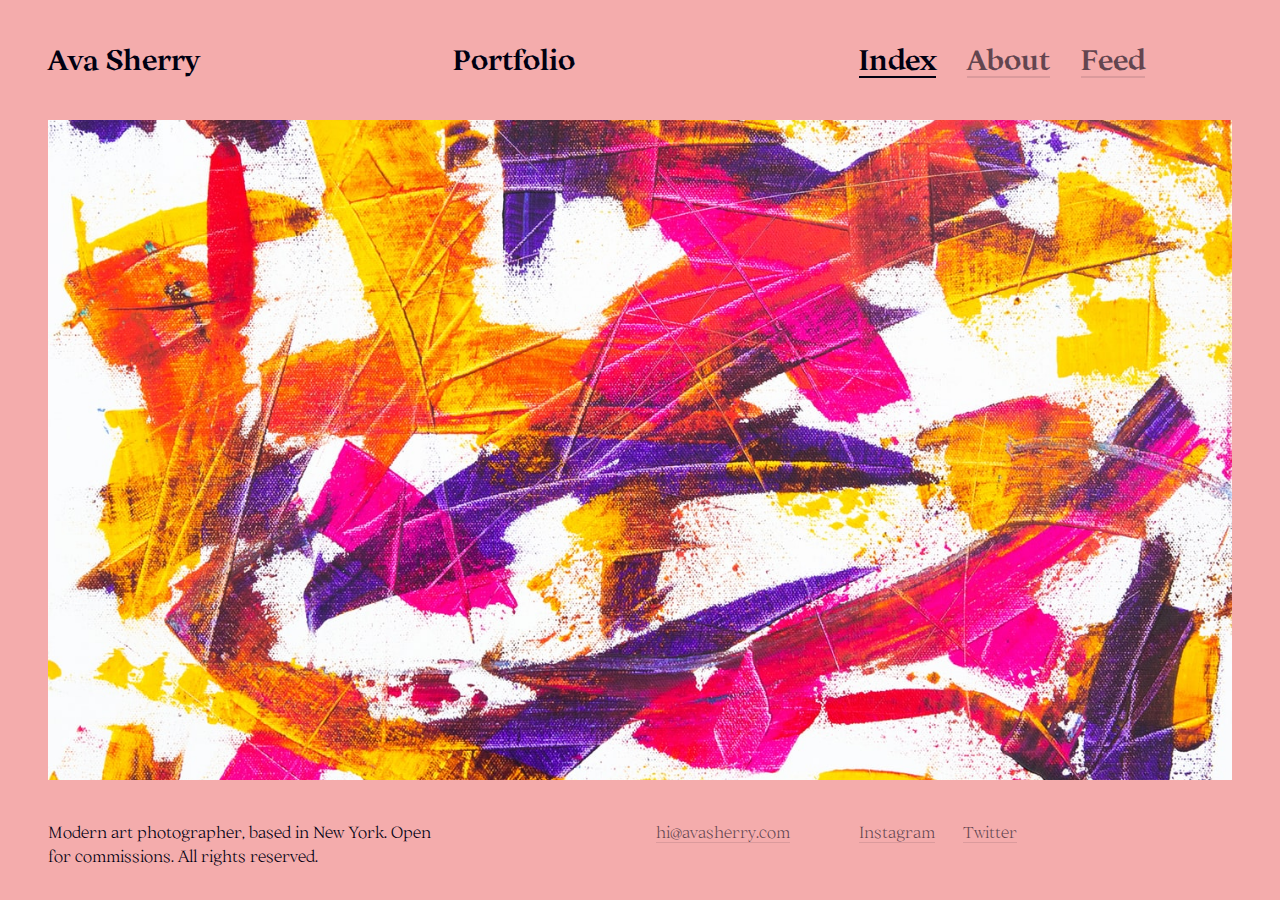
<file: index.html>
<!DOCTYPE html>
<html>
  <head>
    <meta charset="utf-8" />
    <meta name="viewport" content="width=device-width, initial-scale=1" />

    <title>Welcome – Ava Sherry</title>

    <link href="/css/_base.css" rel="stylesheet" />
    <link href="/css/style.css" rel="stylesheet" />
  </head>
  <body>
    <header>
      <h1>Ava Sherry</h1>
      <p>Portfolio</p>

      <nav>
        <a href="/" class="selected">Index</a>
        <a href="/about.html">About</a>
        <a href="/feed.html">Feed</a>
      </nav>
    </header>

    <!-- don't want to transition header and footer so insert main tags just around content we want to transition -->
    <main data-barba="wrapper">
      <section data-barba="container">
        <img src="/images/home.jpg" class="full full-img" />
      </section>
    </main>

    <footer>
      <p>
        Modern art photographer, based in New York. Open for commissions. All
        rights reserved.
      </p>
      <nav>
        <a href="mailto:hi@avasherry.com">hi@avasherry.com</a>
      </nav>
      <nav>
        <a href="https://www.instagram.com/hisuperhi">Instagram</a>
        <a href="https://twitter.com/superhi_">Twitter</a>
      </nav>
    </footer>

    <!-- loading in JS scripts - the order matters - barba, then barba-css then scripts. This has to appear on every single page -->
    <script src="/js/barba.js"></script>
    <script src="/js/barba-css.js"></script>
    <script src="/js/scripts.js"></script>
  </body>
</html>
</file>
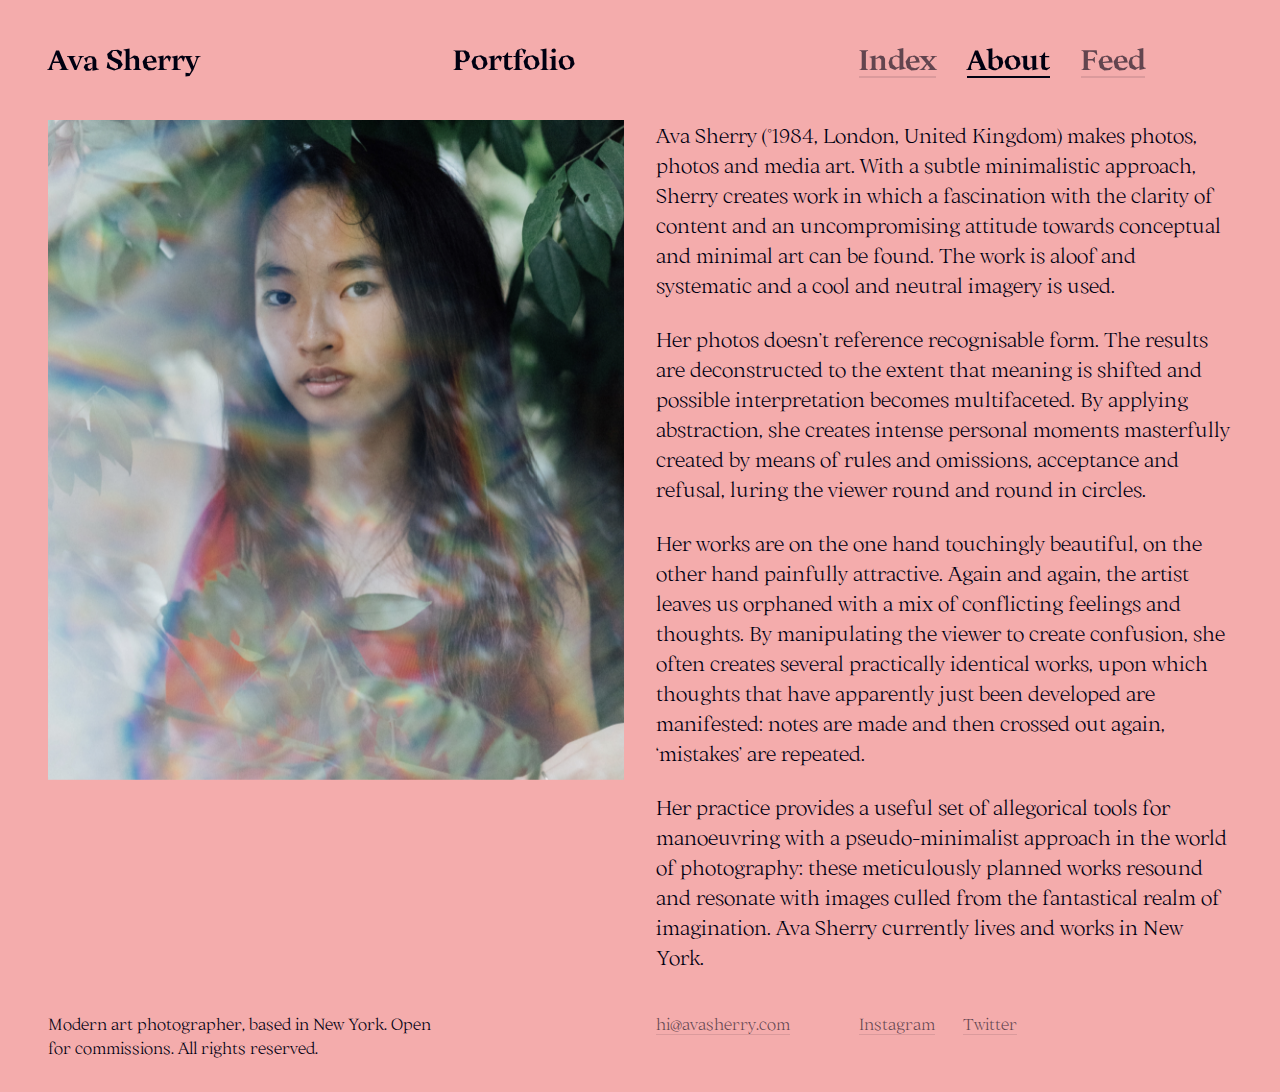
<file: about.html>
<!DOCTYPE html>
<html>
  <head>
    <meta charset="utf-8" />
    <meta name="viewport" content="width=device-width, initial-scale=1" />

    <title>About – Ava Sherry</title>

    <link href="/css/_base.css" rel="stylesheet" />
    <link href="/css/style.css" rel="stylesheet" />
  </head>
  <body>
    <header>
      <h1>Ava Sherry</h1>
      <p>Portfolio</p>

      <nav>
        <a href="/">Index</a>
        <a href="/about.html" class="selected">About</a>
        <a href="/feed.html">Feed</a>
      </nav>
    </header>

    <!-- don't want to transition header and footer so insert main tags just around content we want to transition -->
    <main data-barba="wrapper">
      <section data-barba="container">
        <div class="split">
          <img src="/images/about.jpg" class="full-img sticky" />
        </div>

        <div class="split">
          <p>
            Ava Sherry (°1984, London, United Kingdom) makes photos, photos and
            media art. With a subtle minimalistic approach, Sherry creates work
            in which a fascination with the clarity of content and an
            uncompromising attitude towards conceptual and minimal art can be
            found. The work is aloof and systematic and a cool and neutral
            imagery is used.
          </p>

          <p>
            Her photos doesn’t reference recognisable form. The results are
            deconstructed to the extent that meaning is shifted and possible
            interpretation becomes multifaceted. By applying abstraction, she
            creates intense personal moments masterfully created by means of
            rules and omissions, acceptance and refusal, luring the viewer round
            and round in circles.
          </p>

          <p>
            Her works are on the one hand touchingly beautiful, on the other
            hand painfully attractive. Again and again, the artist leaves us
            orphaned with a mix of conflicting feelings and thoughts. By
            manipulating the viewer to create confusion, she often creates
            several practically identical works, upon which thoughts that have
            apparently just been developed are manifested: notes are made and
            then crossed out again, ‘mistakes’ are repeated.
          </p>

          <p>
            Her practice provides a useful set of allegorical tools for
            manoeuvring with a pseudo-minimalist approach in the world of
            photography: these meticulously planned works resound and resonate
            with images culled from the fantastical realm of imagination. Ava
            Sherry currently lives and works in New York.
          </p>
        </div>
      </section>
    </main>

    <footer>
      <p>
        Modern art photographer, based in New York. Open for commissions. All
        rights reserved.
      </p>
      <nav>
        <a href="mailto:hi@avasherry.com">hi@avasherry.com</a>
      </nav>
      <nav>
        <a href="https://www.instagram.com/hisuperhi">Instagram</a>
        <a href="https://twitter.com/superhi_">Twitter</a>
      </nav>
    </footer>

    <!-- loading in JS scripts - the order matters - barba, then barba-css then scripts. This has to appear on every single page -->
    <script src="/js/barba.js"></script>
    <script src="/js/barba-css.js"></script>
    <script src="/js/scripts.js"></script>
  </body>
</html>
</file>
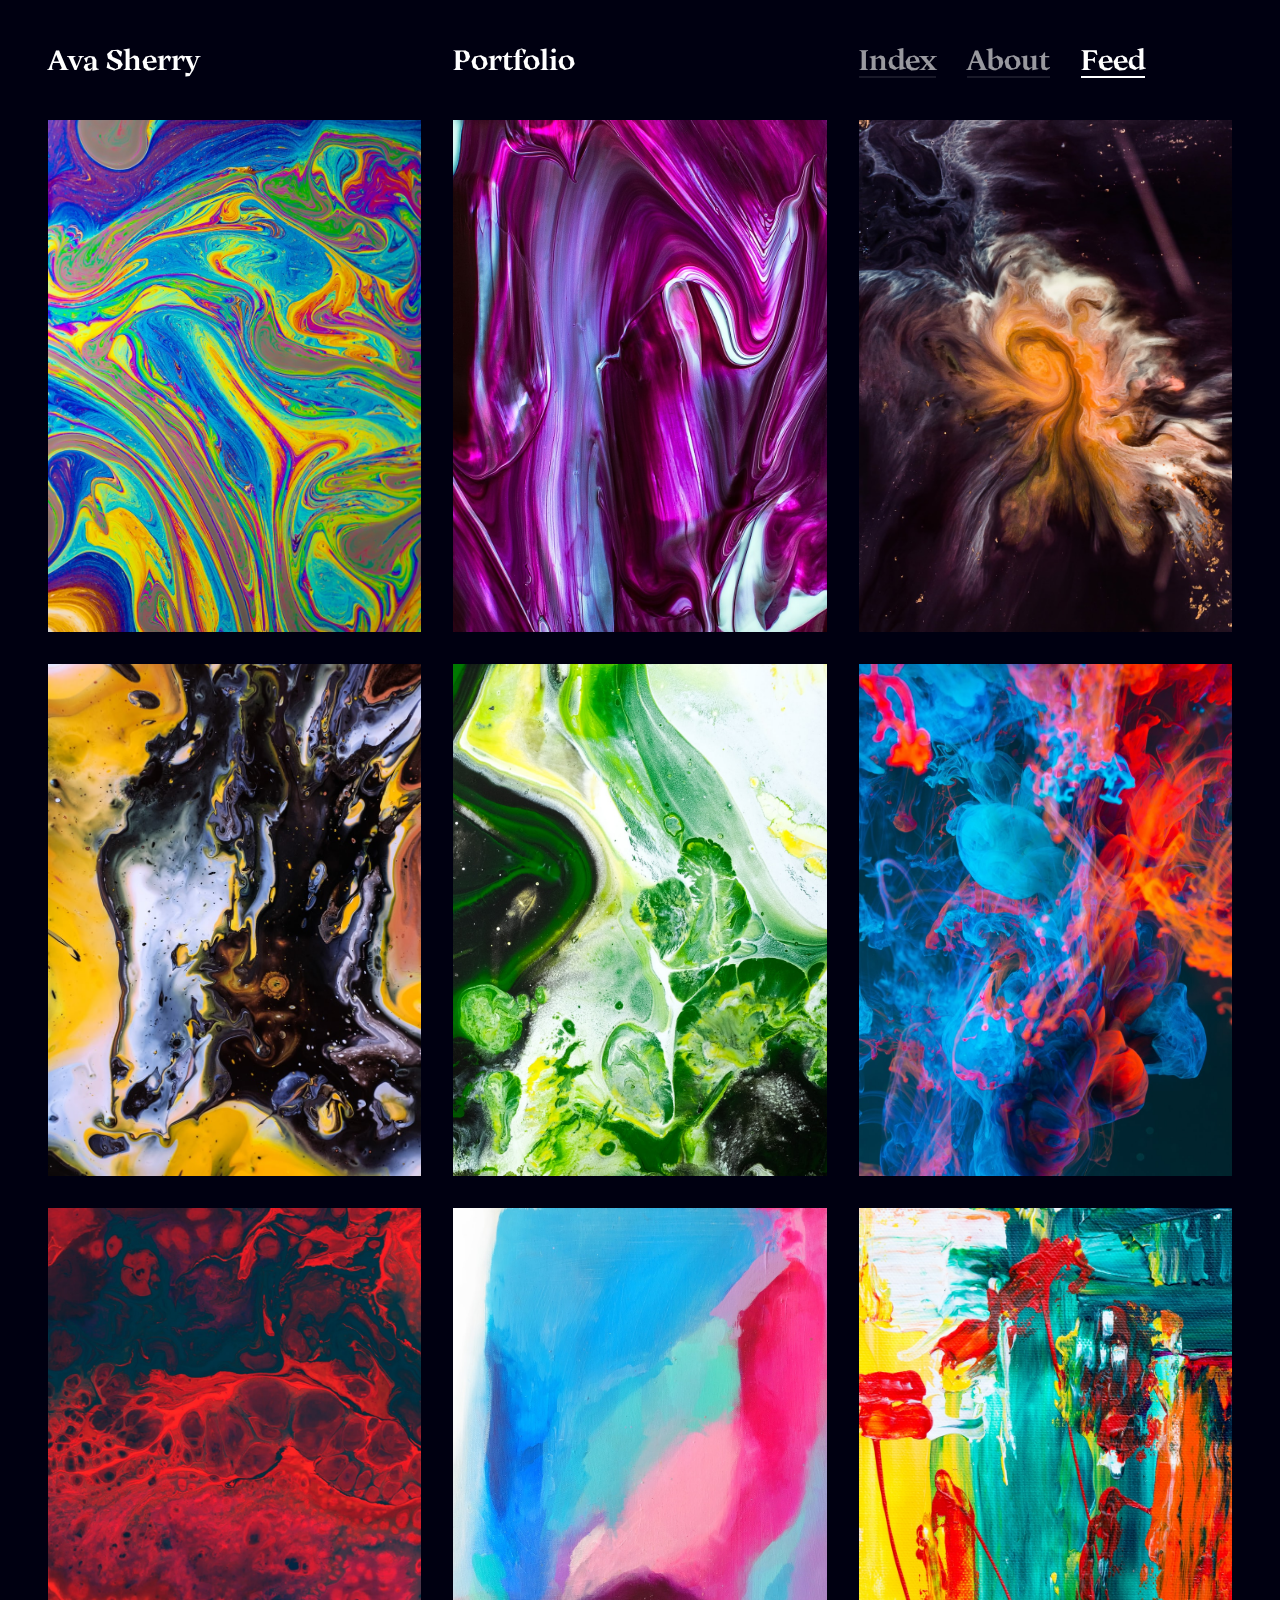
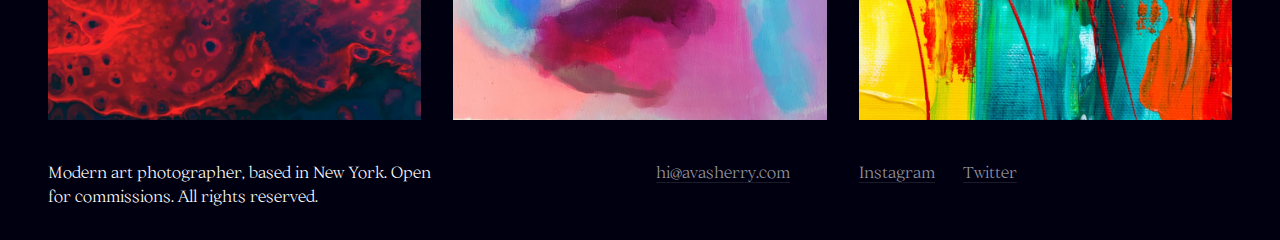
<file: feed.html>
<!DOCTYPE html>
<html>
  <head>
    <meta charset="utf-8" />
    <meta name="viewport" content="width=device-width, initial-scale=1" />

    <title>Blog – Ava Sherry</title>

    <link href="/css/_base.css" rel="stylesheet" />
    <link href="/css/style.css" rel="stylesheet" />
  </head>
  <body class="feed">
    <header>
      <h1>Ava Sherry</h1>
      <p>Portfolio</p>

      <nav>
        <a href="/">Index</a>
        <a href="/about.html">About</a>
        <a href="/feed.html" class="selected">Feed</a>
      </nav>
    </header>

    <!-- don't want to transition header and footer so insert main tags just around content we want to transition (and on this feed page, add a data-barba-namespace of "feed") -->
    <main data-barba="wrapper">
      <section class="feed" data-barba="container" data-barba-namespace="feed">
        <img src="/images/image2.jpg" />
        <img src="/images/image3.jpg" />
        <img src="/images/image4.jpg" />
        <img src="/images/image5.jpg" />
        <img src="/images/image6.jpg" />
        <img src="/images/image7.jpg" />
        <img src="/images/image8.jpg" />
        <img src="/images/image9.jpg" />
        <img src="/images/image10.jpg" />
      </section>
    </main>

    <footer>
      <p>
        Modern art photographer, based in New York. Open for commissions. All
        rights reserved.
      </p>
      <nav>
        <a href="mailto:hi@avasherry.com">hi@avasherry.com</a>
      </nav>
      <nav>
        <a href="https://www.instagram.com/hisuperhi">Instagram</a>
        <a href="https://twitter.com/superhi_">Twitter</a>
      </nav>
    </footer>

    <!-- loading in JS scripts - the order matters - barba, then barba-css then scripts. This has to appear on every single page -->
    <script src="/js/barba.js"></script>
    <script src="/js/barba-css.js"></script>
    <script src="/js/scripts.js"></script>
  </body>
</html>
</file>
<file: css/_base.css>
html, body, div, span, applet, object, iframe,
h1, h2, h3, h4, h5, h6, p, blockquote, pre,
a, abbr, acronym, address, big, cite, code,
del, dfn, em, img, ins, kbd, q, s, samp,
small, strike, strong, sub, sup, tt, var,
b, u, i, center,
dl, dt, dd, ol, ul, li,
fieldset, form, label, legend,
table, caption, tbody, tfoot, thead, tr, th, td,
article, aside, canvas, details, embed,
figure, figcaption, footer, header, hgroup,
menu, nav, output, ruby, section, summary,
time, mark, audio, video {
  margin: 0;
  padding: 0;
  border: 0;
  font-size: 100%;
  font: inherit;
  vertical-align: baseline;
}

article, aside, details, figcaption, figure,
footer, header, hgroup, menu, nav, section {
  display: block;
}
body {
  line-height: 1;
}
ol, ul {
  list-style: none;
}
blockquote, q {
  quotes: none;
}
blockquote:before, blockquote:after,
q:before, q:after {
  content: '';
  content: none;
}
table {
  border-collapse: collapse;
  border-spacing: 0;
}

img, iframe {
  vertical-align: bottom;
  max-width: 100%;
}

input, textarea, select {
  font: inherit;
}

* {
  -webkit-box-sizing: border-box;
  -moz-box-sizing: border-box;
  box-sizing: border-box;
  -webkit-font-smoothing: antialiased;
  text-rendering: optimizeLegibility;
}
</file>
<file: css/style.css>
@font-face {
  font-family: "Ortica";
  font-weight: 700;
  src: url(ortica-bold.woff2), url(ortica-bold.woff);
}

@font-face {
  font-family: "Ortica";
  font-weight: 400;
  src: url(ortica-light.woff2), url(ortica-light.woff);
}

:root {
  --background: #f4acac;
  --text-color: #000011;

  --nav-link: rgba(0, 0, 17, 0.6);
  --nav-link-selected: rgba(0, 0, 17, 1);
  --nav-underline: rgba(0, 0, 17, 0.1);
  --nav-underline-hover: rgba(0, 0, 17, 1);

  --timing: 0.25s;
  --bezier: cubic-bezier(0.215, 0.61, 0.355, 1);
}

body {
  font-family: Ortica, Arial;
  font-size: 20px;
  line-height: 1.5;
  background-color: var(--background);
  color: var(--text-color);
  padding: 0 48px 0 48px;

  transition: background-color calc(3 * var(--timing)) var(--bezier);
}

body.feed {
  --background: #000011;
  --text-color: #ffffff;

  --nav-link: rgba(255, 255, 255, 0.6);
  --nav-link-selected: rgba(255, 255, 255, 1);
  --nav-underline: rgba(255, 255, 255, 0.1);
  --nav-underline-hover: rgba(255, 255, 255, 1);
}

header,
section,
footer {
  display: grid;
  grid-template-columns: repeat(6, 1fr);
  grid-auto-flow: dense;
  grid-gap: 32px;
}

header {
  position: -webkit-sticky;
  position: sticky;
  top: 0;
  z-index: 2;

  font-weight: 700;
  font-size: 28px;
  height: 120px;
  align-items: center;
}

header h1,
header p,
header nav {
  grid-column: span 2;
}

a {
  text-decoration: none;
  color: var(--nav-link);
  border-bottom: 0.1em solid var(--nav-underline);
}

a:hover,
a.selected {
  border-bottom-color: var(--nav-underline-hover);
}

a.selected {
  color: var(--nav-link-selected);
}

nav a {
  margin-right: 24px;
}

nav a:last-child {
  margin-right: 0;
}

.full {
  grid-column: span 6;
}

.full-img {
  height: calc(100vh - 240px);
  width: 100%;
  object-fit: cover;
}

.full-img.sticky {
  position: sticky;
  top: 120px;
}

.split {
  grid-column: span 3;
}

section p {
  margin: 0 0 24px 0;
  max-width: 30em;
}

section p:last-child {
  margin-bottom: 0;
}

footer {
  height: 120px;
  font-size: 16px;
  padding: 40px 0 0 0;
}

footer p {
  grid-column: span 3;
  max-width: 25em;
}

footer nav:last-child {
  grid-column: span 2;
}

section.feed {
  grid-auto-rows: 40vw;
}

section.feed img {
  height: 100%;
  width: 100%;
  object-fit: cover;
  grid-column: span 2;
}

/* BARBA */

/* transition active state (same for leave and enter) */
/* using the timing variable from above */
/*  can use the word 'ease' here, but there is variable bezier set up that is a bit better*/
.fade-leave-active,
.fade-enter-active,
.fade-once-active {
  transition: opacity var(--timing) var(--bezier),
    transform var(--timing) var(--bezier);
}

/* initial state of the current page */
.fade-leave {
  opacity: 1;
  /* start in the same place you end in - don't move in x direction, don't move in y direction */
  transform: translate(0, 0);
}

/* then the state we want the current page to end up as */
.fade-leave-to {
  opacity: 0;
  /* start 30px down the y axis */
  transform: translate(0, 30px);
}

/* The old page goes away and the new page enters here */

/* then the state we want the new page to be in at first */
.fade-enter,
.fade-once {
  opacity: 0;
  transform: translate(0, 30px);
}

/* then the ending state of the new page */
.fade-enter-to,
.fade-once-to {
  opacity: 1;
  transform: translate(0, 0);
}

/* A good rule of thumb is if it’s outside Barba tags, we can use animation in CSS, if it is inside, we can use Barba's ONCE to manage that transition */
/* This is outside Barba and only applies on initial page load when you first arrive at the website */

@keyframes fade {
  0% {
    opacity: 0;
    transform: translate(0, 30px);
  }
  100% {
    opacity: 1;
    transform: translate(0, 0);
  }
}

/* setting up animations */

header h1,
header p,
header nav,
footer {
  animation: fade var(--timing) var(--bezier) both;
}

header h1 {
  animation-delay: var(--timing);
}

header p {
  animation-delay: calc(2 * var(--timing));
}

header nav {
  animation-delay: calc(3 * var(--timing));
}

footer {
  animation-delay: calc(4 * var(--timing));
}
</file>
